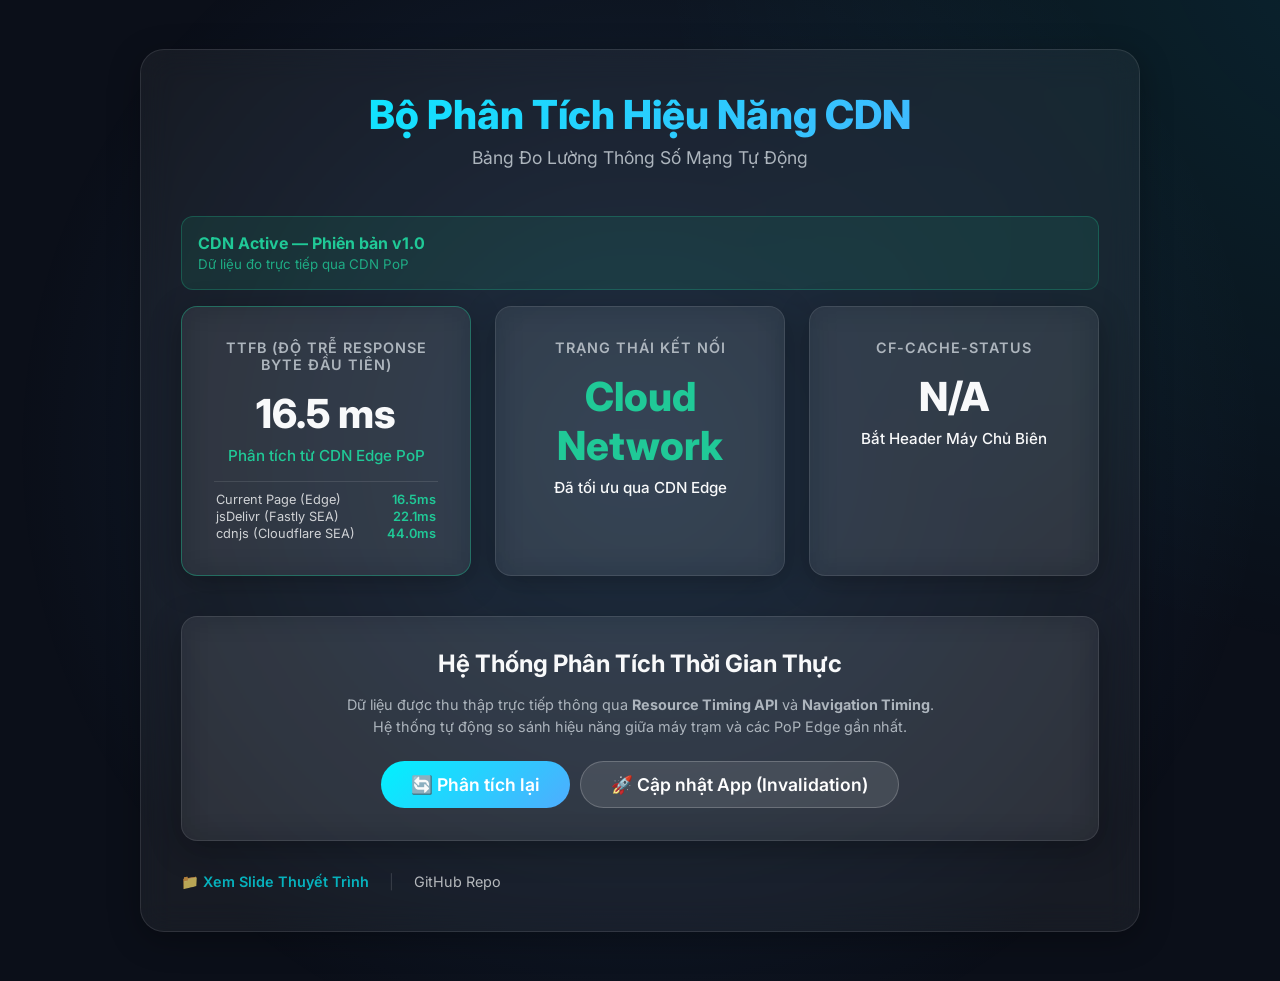
<file: index.html>
<!DOCTYPE html>
<html lang="vi">
<head>
    <meta charset="UTF-8">
    <meta name="viewport" content="width=device-width, initial-scale=1.0">
    <meta name="app-version" content="1.0.0">
    <title>CDN Performance Analyzer</title>
    <link rel="stylesheet" href="css/style.css?v=2">
    <link href="https://fonts.googleapis.com/css2?family=Inter:wght@300;400;600;800&display=swap" rel="stylesheet">
</head>
<body>
    <div class="background-mesh"></div>
    <div class="dashboard-container glass">
        <header class="dashboard-header">
            <h1>Bộ Phân Tích Hiệu Năng CDN</h1>
            <p>Bảng Đo Lường Thông Số Mạng Tự Động</p>
        </header>

        <!-- Banner trạng thái môi trường — được điền bởi JS -->
        <div id="env-banner"></div>

        <div class="metrics-grid">
            <div class="metric-card glass" id="ttfb-card">
                <div class="metric-title">TTFB (Độ trễ Response Byte Đầu Tiên)</div>
                <div class="metric-value" id="ttfb-value">-- ms</div>
                <div class="metric-status" id="ttfb-status">Đang dò vòng lặp mạng...</div>
            </div>

            <div class="metric-card glass">
                <div class="metric-title">Trạng Thái Kết Nối</div>
                <div class="metric-value" id="edge-status">Chờ quét</div>
                <div class="metric-desc" id="edge-desc">Đang xác định nguồn gốc lưu lượng...</div>
            </div>
            
            <div class="metric-card glass">
                <div class="metric-title">CF-CACHE-STATUS</div>
                <div class="metric-value" id="cache-hit-status">N/A</div>
                <div class="metric-desc">Bắt Header Máy Chủ Biên</div>
            </div>
        </div>

        <div class="actions glass">
            <h2>Hệ Thống Phân Tích Thời Gian Thực</h2>
            <p style="font-size: 0.9rem; margin-bottom: 1.5rem;">
                Dữ liệu được thu thập trực tiếp thông qua <strong>Resource Timing API</strong> và <strong>Navigation Timing</strong>.<br>
                Hệ thống tự động so sánh hiệu năng giữa máy trạm và các PoP Edge gần nhất.
            </p>
            <div style="display: flex; gap: 10px; justify-content: center;">
                <button class="action-btn" onclick="runAnalysis()">🔄 Phân tích lại</button>
                <button class="action-btn" style="background: rgba(255,255,255,0.1); border: 1px solid rgba(255,255,255,0.2);" onclick="simulateUpdate()">🚀 Cập nhật App (Invalidation)</button>
            </div>
        </div>
        <footer style="margin-top: 2rem; opacity: 0.7; font-size: 0.9rem;">
            <a href="slides/slide.html" style="color: var(--primary-color); text-decoration: none; font-weight: 600;">📁 Xem Slide Thuyết Trình</a>
            <span style="margin: 0 1rem; color: rgba(255,255,255,0.2);">|</span>
            <a href="https://github.com/chimpk/cdn-demo-midterm" target="_blank" style="color: var(--text-main); text-decoration: none;">GitHub Repo</a>
        </footer>
    </div>
    <script src="js/tracker.js"></script>
</body>
</html>
</file>
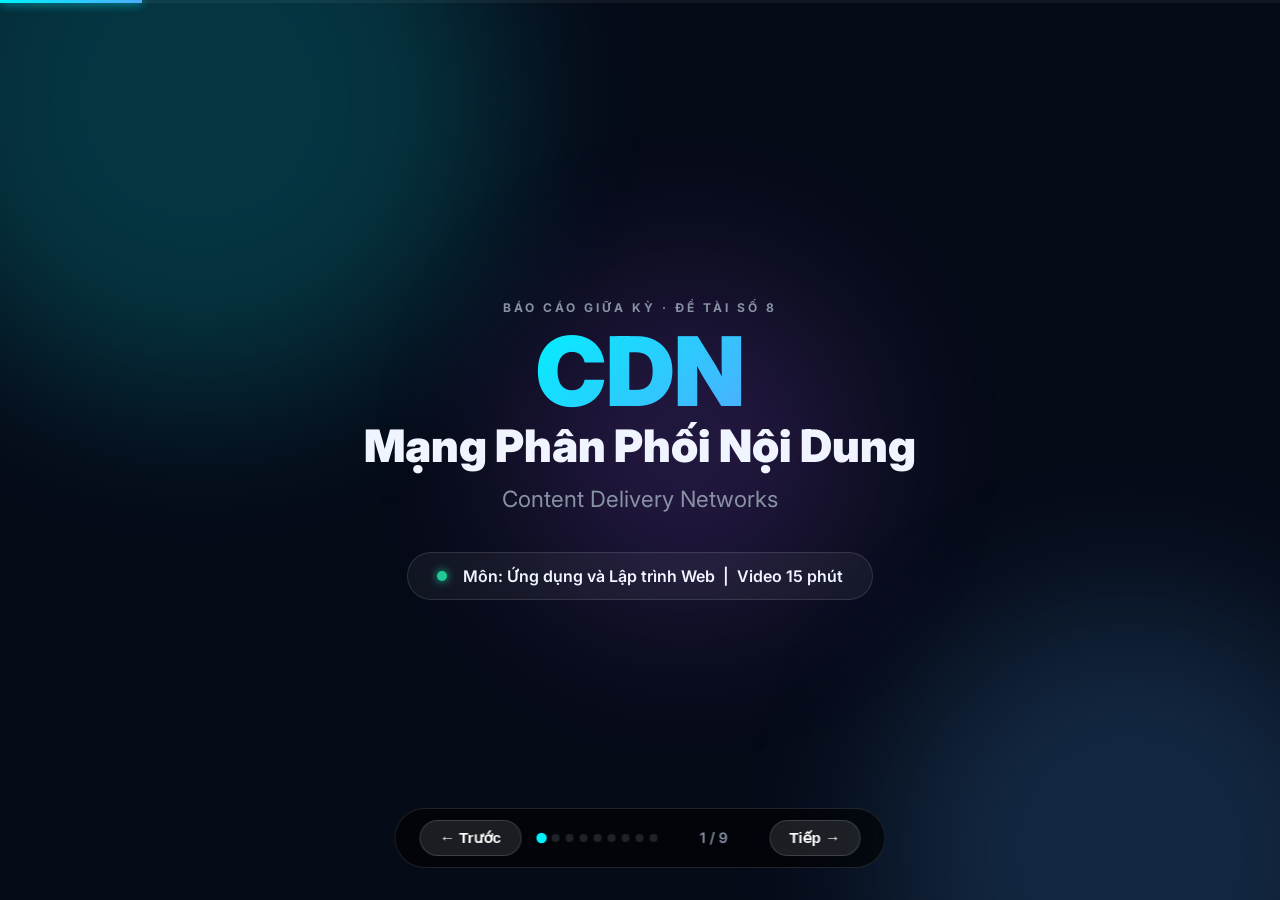
<file: slides/index.html>
<!DOCTYPE html>
<html lang="vi">
<head>
    <meta charset="UTF-8">
    <meta name="viewport" content="width=device-width, initial-scale=1.0">
    <title>CDN – Mạng Phân Phối Nội Dung | Báo Cáo Giữa Kỳ</title>
    <link href="https://fonts.googleapis.com/css2?family=Inter:wght@300;400;600;700;800;900&display=swap" rel="stylesheet">
    <style>
        :root {
            --cyan: #00f2fe;
            --blue: #4facfe;
            --green: #20c997;
            --red: #ff4d4f;
            --yellow: #ffd700;
            --purple: #a855f7;
            --bg: #060b18;
            --card: rgba(255,255,255,0.05);
            --border: rgba(255,255,255,0.12);
            --text: #f0f4ff;
            --muted: #8892a4;
        }

        *, *::before, *::after { box-sizing: border-box; margin: 0; padding: 0; }

        body {
            font-family: 'Inter', sans-serif;
            background: var(--bg);
            color: var(--text);
            height: 100vh;
            overflow: hidden;
            user-select: none;
        }

        /* ── SLIDE CONTAINER ─────────────────────────── */
        .deck { width: 100%; height: 100vh; position: relative; }

        .slide {
            position: absolute;
            inset: 0;
            display: flex;
            flex-direction: column;
            justify-content: center;
            align-items: center;
            padding: 4rem 6rem;
            opacity: 0;
            pointer-events: none;
            transition: opacity 0.6s ease, transform 0.6s ease;
            transform: translateX(60px);
        }

        .slide.active {
            opacity: 1;
            pointer-events: all;
            transform: translateX(0);
        }

        .slide.exit {
            opacity: 0;
            transform: translateX(-60px);
        }

        /* ── ANIMATED BACKGROUND ─────────────────────── */
        .bg-orb {
            position: fixed;
            border-radius: 50%;
            filter: blur(80px);
            opacity: 0.18;
            pointer-events: none;
            animation: drift 12s ease-in-out infinite alternate;
        }

        .bg-orb-1 { width: 600px; height: 600px; background: var(--cyan); top: -200px; left: -100px; animation-delay: 0s; }
        .bg-orb-2 { width: 500px; height: 500px; background: var(--blue); bottom: -200px; right: -100px; animation-delay: -6s; }
        .bg-orb-3 { width: 350px; height: 350px; background: var(--purple); top: 30%; left: 40%; animation-delay: -3s; }

        @keyframes drift {
            0%   { transform: translate(0, 0) scale(1); }
            100% { transform: translate(40px, 30px) scale(1.1); }
        }

        /* ── NAVBAR ──────────────────────────────────── */
        .nav {
            position: fixed;
            bottom: 2rem;
            left: 50%;
            transform: translateX(-50%);
            display: flex;
            align-items: center;
            gap: 1rem;
            background: rgba(0,0,0,0.6);
            backdrop-filter: blur(20px);
            border: 1px solid var(--border);
            border-radius: 50px;
            padding: 0.7rem 1.5rem;
            z-index: 100;
        }

        .nav-btn {
            background: rgba(255,255,255,0.1);
            border: 1px solid rgba(255,255,255,0.15);
            color: white;
            padding: 0.5rem 1.2rem;
            border-radius: 30px;
            font-size: 0.95rem;
            font-weight: 600;
            cursor: pointer;
            transition: all 0.2s;
        }
        .nav-btn:hover { background: var(--cyan); color: #000; border-color: var(--cyan); }

        .slide-counter {
            font-size: 0.9rem;
            color: var(--muted);
            font-weight: 600;
            min-width: 80px;
            text-align: center;
        }

        .pip-row {
            display: flex;
            gap: 6px;
        }

        .pip {
            width: 8px;
            height: 8px;
            border-radius: 50%;
            background: var(--border);
            cursor: pointer;
            transition: all 0.3s;
        }
        .pip.active { background: var(--cyan); transform: scale(1.3); }

        /* ── SLIDE TIME BADGE ────────────────────────── */
        .time-badge {
            display: inline-flex;
            align-items: center;
            gap: 0.4rem;
            background: rgba(0,242,254,0.12);
            border: 1px solid rgba(0,242,254,0.3);
            padding: 0.35rem 1rem;
            border-radius: 30px;
            font-size: 0.8rem;
            font-weight: 700;
            color: var(--cyan);
            letter-spacing: 0.5px;
            margin-bottom: 1.5rem;
            text-transform: uppercase;
        }

        /* ── TYPOGRAPHY ──────────────────────────────── */
        .slide-title {
            font-size: clamp(2rem, 5vw, 3.5rem);
            font-weight: 900;
            line-height: 1.1;
            text-align: center;
            margin-bottom: 1.5rem;
        }

        .gradient-text {
            background: linear-gradient(135deg, var(--cyan), var(--blue));
            -webkit-background-clip: text;
            background-clip: text;
            -webkit-text-fill-color: transparent;
        }

        .gradient-green {
            background: linear-gradient(135deg, var(--green), #4ade80);
            -webkit-background-clip: text;
            background-clip: text;
            -webkit-text-fill-color: transparent;
        }

        .slide-sub {
            font-size: 1.15rem;
            color: var(--muted);
            text-align: center;
            max-width: 700px;
            line-height: 1.7;
        }

        /* ── SECTION LABEL ───────────────────────────── */
        .section-label {
            font-size: 0.75rem;
            text-transform: uppercase;
            letter-spacing: 3px;
            color: var(--muted);
            margin-bottom: 0.5rem;
            font-weight: 700;
        }

        /* ── CARDS / GRID ────────────────────────────── */
        .cards-grid {
            display: grid;
            gap: 1.2rem;
            width: 100%;
            max-width: 900px;
            margin-top: 1rem;
        }

        .cards-grid.col-2 { grid-template-columns: 1fr 1fr; }
        .cards-grid.col-3 { grid-template-columns: 1fr 1fr 1fr; }
        .cards-grid.col-4 { grid-template-columns: 1fr 1fr 1fr 1fr; }

        .card {
            background: var(--card);
            border: 1px solid var(--border);
            border-radius: 16px;
            padding: 1.5rem;
            backdrop-filter: blur(10px);
            transition: transform 0.3s, box-shadow 0.3s;
        }
        .card:hover { transform: translateY(-4px); box-shadow: 0 20px 40px rgba(0,242,254,0.1); }

        .card-icon { font-size: 2rem; margin-bottom: 0.8rem; }
        .card-title { font-size: 1rem; font-weight: 700; margin-bottom: 0.4rem; color: var(--cyan); }
        .card-body { font-size: 0.88rem; color: var(--muted); line-height: 1.6; }

        /* ── COMPARISON CARD ─────────────────────────── */
        .compare-grid {
            display: grid;
            grid-template-columns: 1fr auto 1fr;
            gap: 1.5rem;
            align-items: center;
            width: 100%;
            max-width: 900px;
            margin-top: 1rem;
        }

        .compare-card {
            background: var(--card);
            border-radius: 20px;
            padding: 2rem;
            text-align: center;
            border: 1px solid var(--border);
        }

        .compare-card.bad { border-color: rgba(255,77,79,0.3); }
        .compare-card.good { border-color: rgba(32,201,151,0.3); }

        .compare-metric {
            font-size: 3.5rem;
            font-weight: 900;
        }
        .compare-metric.red { color: var(--red); }
        .compare-metric.green { color: var(--green); }

        .compare-label {
            font-size: 0.85rem;
            color: var(--muted);
            margin-top: 0.4rem;
        }

        .vs-badge {
            font-size: 1.5rem;
            font-weight: 900;
            color: var(--muted);
            background: rgba(255,255,255,0.05);
            border: 1px solid var(--border);
            border-radius: 50%;
            width: 60px;
            height: 60px;
            display: flex;
            align-items: center;
            justify-content: center;
        }

        /* ── FLOW DIAGRAM ────────────────────────────── */
        .flow {
            display: flex;
            align-items: center;
            gap: 0.8rem;
            flex-wrap: wrap;
            justify-content: center;
            margin-top: 1.5rem;
        }

        .flow-node {
            background: var(--card);
            border: 1px solid var(--border);
            border-radius: 12px;
            padding: 0.8rem 1.2rem;
            text-align: center;
            font-size: 0.85rem;
            font-weight: 600;
        }
        .flow-node.highlight { border-color: var(--cyan); color: var(--cyan); background: rgba(0,242,254,0.08); }
        .flow-node.hit { border-color: var(--green); color: var(--green); background: rgba(32,201,151,0.08); }
        .flow-node.miss { border-color: var(--red); color: var(--red); background: rgba(255,77,79,0.08); }

        .flow-arrow { color: var(--cyan); font-size: 1.3rem; }

        /* ── CODE BLOCK ──────────────────────────────── */
        .code-block {
            background: rgba(0,0,0,0.5);
            border: 1px solid var(--border);
            border-radius: 12px;
            padding: 1.2rem 1.5rem;
            font-family: 'Courier New', monospace;
            font-size: 0.9rem;
            color: #7ef0b7;
            line-height: 1.8;
            margin-top: 1rem;
            width: 100%;
            max-width: 700px;
        }

        .code-key { color: var(--cyan); }
        .code-val { color: #ffd700; }

        /* ── VENDOR CARDS ────────────────────────────── */
        .vendor-logo {
            font-size: 2.5rem;
            margin-bottom: 0.5rem;
        }

        /* ── PROGRESS BAR ────────────────────────────── */
        .progress-bar-wrap {
            position: fixed;
            top: 0; left: 0; right: 0;
            height: 3px;
            background: rgba(255,255,255,0.05);
            z-index: 200;
        }
        .progress-bar {
            height: 100%;
            background: linear-gradient(90deg, var(--cyan), var(--blue));
            transition: width 0.5s ease;
            box-shadow: 0 0 10px var(--cyan);
        }

        /* ── SLIDE-SPECIFIC ──────────────────────────── */

        /* Title */
        #s0 .giant-title {
            font-size: clamp(3rem, 8vw, 6rem);
            font-weight: 900;
            line-height: 1;
            text-align: center;
        }
        #s0 .subtitle {
            font-size: 1.4rem;
            color: var(--muted);
            text-align: center;
            margin-top: 1rem;
        }
        #s0 .author-chip {
            margin-top: 2.5rem;
            display: flex;
            align-items: center;
            gap: 1rem;
            background: var(--card);
            border: 1px solid var(--border);
            border-radius: 50px;
            padding: 0.8rem 1.8rem;
            font-weight: 600;
        }
        #s0 .dot {
            width: 10px; height: 10px;
            border-radius: 50%;
            background: var(--green);
            box-shadow: 0 0 8px var(--green);
            animation: pulse 2s infinite;
        }
        @keyframes pulse {
            0%, 100% { opacity: 1; transform: scale(1); }
            50% { opacity: 0.5; transform: scale(1.3); }
        }

        /* Highlight box */
        .highlight-box {
            background: linear-gradient(135deg, rgba(0,242,254,0.08), rgba(79,172,254,0.08));
            border: 1px solid rgba(0,242,254,0.25);
            border-radius: 16px;
            padding: 1.2rem 1.8rem;
            font-size: 1rem;
            line-height: 1.7;
            max-width: 800px;
            margin-top: 1rem;
        }

        .step-list {
            list-style: none;
            display: flex;
            flex-direction: column;
            gap: 0.9rem;
            width: 100%;
            max-width: 800px;
            margin-top: 1rem;
        }
        .step-list li {
            display: flex;
            align-items: flex-start;
            gap: 1rem;
            background: var(--card);
            border: 1px solid var(--border);
            border-radius: 12px;
            padding: 1rem 1.2rem;
            font-size: 0.95rem;
            line-height: 1.5;
        }
        .step-list .step-num {
            background: linear-gradient(135deg, var(--cyan), var(--blue));
            color: #000;
            font-weight: 800;
            min-width: 32px;
            height: 32px;
            border-radius: 50%;
            display: flex;
            align-items: center;
            justify-content: center;
            font-size: 0.85rem;
            flex-shrink: 0;
        }
        .step-list .step-label { font-weight: 700; color: var(--cyan); }

        /* Conclusion slide */
        #s8 .big-quote {
            font-size: clamp(1.2rem, 2.5vw, 1.6rem);
            font-weight: 700;
            text-align: center;
            line-height: 1.6;
            max-width: 800px;
            opacity: 0.9;
        }

        .tag-row {
            display: flex;
            flex-wrap: wrap;
            gap: 0.8rem;
            justify-content: center;
            margin-top: 1.5rem;
        }
        .tag {
            padding: 0.4rem 1rem;
            border-radius: 30px;
            font-size: 0.85rem;
            font-weight: 700;
            border: 1px solid;
        }
        .tag-cyan { color: var(--cyan); border-color: var(--cyan); background: rgba(0,242,254,0.08); }
        .tag-green { color: var(--green); border-color: var(--green); background: rgba(32,201,151,0.08); }
        .tag-purple { color: var(--purple); border-color: var(--purple); background: rgba(168,85,247,0.08); }
        .tag-yellow { color: var(--yellow); border-color: var(--yellow); background: rgba(255,215,0,0.08); }
    </style>
</head>
<body>

<!-- PROGRESS BAR -->
<div class="progress-bar-wrap"><div class="progress-bar" id="progress"></div></div>

<!-- BACKGROUND ORBS -->
<div class="bg-orb bg-orb-1"></div>
<div class="bg-orb bg-orb-2"></div>
<div class="bg-orb bg-orb-3"></div>

<div class="deck" id="deck">

    <!-- ─── SLIDE 0: TITLE ──────────────────────────────── -->
    <div class="slide active" id="s0">
        <div class="section-label">Báo Cáo Giữa Kỳ · Đề Tài Số 8</div>
        <div class="giant-title">
            <span class="gradient-text">CDN</span>
        </div>
        <div class="giant-title" style="font-size: clamp(1.8rem,4vw,2.8rem); margin-top:0.3rem; color: var(--text);">
            Mạng Phân Phối Nội Dung
        </div>
        <div class="subtitle">Content Delivery Networks</div>
        <div class="author-chip">
            <div class="dot"></div>
            <span>Môn: Ứng dụng và Lập trình Web&nbsp;&nbsp;|&nbsp;&nbsp;Video 15 phút</span>
        </div>
    </div>

    <!-- ─── SLIDE 1: VẤN ĐỀ ────────────────────────────── -->
    <div class="slide" id="s1">
        <div class="time-badge">⏱ 0:00 – 4:00 · Lý Thuyết</div>
        <div class="section-label">Bài Toán Đặt Ra</div>
        <div class="slide-title">
            "World Wide <span class="gradient-text">Wait</span>"
        </div>
        <div class="slide-sub">
            Máy chủ duy nhất ở Mỹ phải phục vụ toàn bộ người dùng thế giới
            → Độ trễ cáp quang biển lên đến <strong style="color:var(--red)">300+ ms</strong>
        </div>
        <div class="compare-grid" style="max-width:800px; margin-top:2rem;">
            <div class="compare-card bad">
                <div style="font-size:2rem">🐢</div>
                <div class="compare-metric red">350ms</div>
                <div class="compare-label">TTFB – Không có CDN<br><small>Hà Nội → New York → Hà Nội</small></div>
            </div>
            <div class="vs-badge">VS</div>
            <div class="compare-card good">
                <div style="font-size:2rem">⚡</div>
                <div class="compare-metric green">&lt;30ms</div>
                <div class="compare-label">TTFB – Có CDN<br><small>Hà Nội → PoP Việt Nam</small></div>
            </div>
        </div>
    </div>

    <!-- ─── SLIDE 2: CDN HOẠT ĐỘNG NHƯ THỀ NÀO ─────────── -->
    <div class="slide" id="s2">
        <div class="time-badge">⏱ 1:30 – 4:00 · Kiến Trúc</div>
        <div class="section-label">Nguyên Lý Hoạt Động</div>
        <div class="slide-title">Caching Points <span class="gradient-text">(PoPs)</span></div>
        <div class="flow">
            <div class="flow-node">👤 Người dùng<br><small style="color:var(--muted)">Hà Nội, VN</small></div>
            <div class="flow-arrow">→</div>
            <div class="flow-node highlight">🌐 BGP Anycast<br><small>Định tuyến thông minh</small></div>
            <div class="flow-arrow">→</div>
            <div class="flow-node hit">⚡ Edge PoP<br><small>TP. HCM / Singapore</small></div>
            <div class="flow-arrow" style="color:var(--muted)">~~</div>
            <div class="flow-node miss">🏢 Origin Server<br><small>Ít khi cần đến</small></div>
        </div>
        <div class="highlight-box" style="margin-top:1.8rem">
            <strong style="color:var(--cyan)">Giao thức BGP Anycast:</strong>
            Tự động định tuyến lưu lượng tới trạm Edge Server <em>gần nhất về mặt vật lý</em>.
            Dữ liệu được Cache tại PoP → phản hồi ngay lập tức mà không cần chạm Origin.
        </div>
    </div>

    <!-- ─── SLIDE 3: 4 LỢI ÍCH ─────────────────────────── -->
    <div class="slide" id="s3">
        <div class="time-badge">⏱ 4:00 – 6:00 · Lợi Ích</div>
        <div class="section-label">Tại Sao Cần CDN?</div>
        <div class="slide-title">4 Lợi Ích <span class="gradient-text">Sống Còn</span></div>
        <div class="cards-grid col-2" style="max-width:860px">
            <div class="card">
                <div class="card-icon">🚀</div>
                <div class="card-title">Hiệu Suất (Performance)</div>
                <div class="card-body">Rút ngắn TTFB từ hàng trăm ms xuống còn <strong style="color:var(--green)">&lt; 30ms</strong>. Cache tại Edge = phản hồi tốc độ ánh sáng.</div>
            </div>
            <div class="card">
                <div class="card-icon">🛡️</div>
                <div class="card-title">Độ Sẵn Sàng (Availability)</div>
                <div class="card-body">Origin sập? Edge dùng <strong>Stale Data</strong> để tiếp tục phục vụ. Người dùng không biết web đang gặp sự cố.</div>
            </div>
            <div class="card">
                <div class="card-icon">📈</div>
                <div class="card-title">Khả Năng Mở Rộng (Scalability)</div>
                <div class="card-body">Lên đến <strong style="color:var(--cyan)">90%</strong> lưu lượng Flash Sale bị CDN hấp thụ trước khi chạm Origin Server.</div>
            </div>
            <div class="card">
                <div class="card-icon">🔒</div>
                <div class="card-title">Bảo Mật (Security)</div>
                <div class="card-body">Tấm khiên chắn DDoS khổng lồ bằng tổng băng thông phân tán của hàng trăm PoP trên toàn cầu.</div>
            </div>
        </div>
    </div>

    <!-- ─── SLIDE 4: NHÀ CUNG CẤP ─────────────────────── -->
    <div class="slide" id="s4">
        <div class="time-badge">⏱ 6:00 – 8:00 · So Sánh</div>
        <div class="section-label">Thị Trường CDN Toàn Cầu</div>
        <div class="slide-title">Các Nền Tảng <span class="gradient-text">Phổ Biến</span></div>
        <div class="cards-grid col-4" style="max-width:1100px">
            <div class="card" style="border-color: rgba(245,130,32,0.4); text-align:center">
                <div class="vendor-logo">🟠</div>
                <div class="card-title" style="font-size:1.1rem; color:#f58220">Cloudflare</div>
                <div class="card-body">Proxy DNS + Custom Rules. Phổ cập nhất cho startup. <strong style="color:var(--cyan)">Dùng trong Demo.</strong></div>
            </div>
            <div class="card" style="border-color: rgba(0,95,190,0.4); text-align:center">
                <div class="vendor-logo">🔵</div>
                <div class="card-title" style="font-size:1.1rem; color:#005fbe">Akamai</div>
                <div class="card-body">"Bác cả viễn thông". Chuyên hạ tầng streaming Media khổng lồ như Netflix.</div>
            </div>
            <div class="card" style="border-color: rgba(255,153,0,0.4); text-align:center">
                <div class="vendor-logo">🟡</div>
                <div class="card-title" style="font-size:1.1rem; color:#ff9900">AWS CloudFront</div>
                <div class="card-body">Sinh ra trong AWS. Tích hợp S3, Lambda. Lý tưởng cho dự án dùng hệ sinh thái Amazon.</div>
            </div>
            <div class="card" style="border-color: rgba(255,255,255,0.4); text-align:center">
                <div class="vendor-logo" style="color: #fff;">▲</div>
                <div class="card-title" style="font-size:1.1rem; color:#ffffff">Vercel / Netlify</div>
                <div class="card-body">Mạng Edge Network chuyên biệt cho giới Frontend Web (Next.js, React).</div>
            </div>
        </div>
    </div>

    <!-- ─── SLIDE 5: DEMO TTFB ─────────────────────────── -->
    <div class="slide" id="s5">
        <div class="time-badge">⏱ 8:00 – 11:00 · Thực Nghiệm 1</div>
        <div class="section-label">Demo Trực Tiếp</div>
        <div class="slide-title">Đo Lường <span class="gradient-text">TTFB</span></div>
        <ul class="step-list">
            <li>
                <div class="step-num">1</div>
                <div><span class="step-label">Mở từ ổ cứng cục bộ:</span> Giao diện Dashboard báo <span style="color:var(--yellow)">⚠ Vàng</span> – chưa có CDN relay.</div>
            </li>
            <li>
                <div class="step-num">2</div>
                <div><span class="step-label">Chuyển sang Github Pages:</span> TTFB tụt xuống <span style="color:var(--green)">⚡ &lt;40ms</span> – Fastly Edge PoP Châu Á đã bắt tín hiệu.</div>
            </li>
            <li>
                <div class="step-num">3</div>
                <div><span class="step-label">Ô số 3 báo "HIT":</span> Header <code style="color:var(--cyan)">X-Cache: HIT</code> được JS bắt thành công từ Fastly CDN.</div>
            </li>
        </ul>
        <div class="code-block">
            <span class="code-key">const</span> nav = performance.getEntriesByType(<span class="code-val">"navigation"</span>)[0];<br>
            <span class="code-key">const</span> ttfb = nav.responseStart - nav.requestStart; <span style="color:var(--muted)">// ← TTFB chính xác</span>
        </div>
    </div>

    <!-- ─── SLIDE 6: CACHE INVALIDATION ───────────────── -->
    <div class="slide" id="s6">
        <div class="time-badge">⏱ 11:00 – 13:00 · Thực Nghiệm 2</div>
        <div class="section-label">Demo Invalidation Trực Tiếp</div>
        <div class="slide-title">Cache <span class="gradient-text">Invalidation</span></div>
        <ul class="step-list">
            <li>
                <div class="step-num">1</div>
                <div><span class="step-label">Nút "Cập nhật App":</span> Giả lập việc thay đổi mã nguồn Origin và cấp lệnh <strong>Purge Cache</strong> toàn cầu.</div>
            </li>
            <li>
                <div class="step-num">2</div>
                <div><span class="step-label">Lần quét 1 (Cache MISS):</span> TTFB vọt lên mức cao (>250ms) vì CDN đã xóa bản cũ và phải quay về Mỹ kéo bản mới.</div>
            </li>
            <li>
                <div class="step-num">3</div>
                <div><span class="step-label">Lần quét 2 (Cache HIT):</span> TTFB giảm xuống cực thấp (<40ms) vì bản mới đã được lưu đệm tại PoP SEA.</div>
            </li>
            <li>
                <div class="step-num">4</div>
                <div><span class="step-label">Kết luận:</span> Chứng minh cơ chế kiểm soát tính tức thời của dữ liệu trên mạng lưới CDN phân tán.</div>
            </li>
        </ul>
    </div>

    <!-- ─── SLIDE 7: CUSTOM RULES ──────────────────────── -->
    <div class="slide" id="s7">
        <div class="time-badge">⏱ 13:00 – 15:00 · Thực Nghiệm 3</div>
        <div class="section-label">Yêu Cầu REQ-3</div>
        <div class="slide-title">Custom Rules / <span class="gradient-text">Page Rules</span></div>
        <ul class="step-list">
            <li>
                <div class="step-num">1</div>
                <div><span class="step-label">Tạo Page Rule trên Cloudflare:</span> <code style="color:var(--cyan)">*domain.com/*</code> → <strong>Cache Level: Cache Everything</strong></div>
            </li>
            <li>
                <div class="step-num">2</div>
                <div><span class="step-label">Kích hoạt Rule:</span> Bật trạng thái Active – Cloudflare ép Cache toàn bộ tài nguyên tĩnh bất kể cài đặt máy chủ gốc.</div>
            </li>
            <li>
                <div class="step-num">3</div>
                <div><span class="step-label">Kiểm tra F12 → Network:</span> Response Header trả về <code style="color:var(--green)">CF-Cache-Status: HIT</code> ngay lần F5 đầu tiên.</div>
            </li>
        </ul>
        <div class="code-block">
            <span class="code-key">CF-Cache-Status:</span> <span class="code-val">HIT</span>&nbsp;&nbsp;&nbsp;&nbsp;&nbsp;<span style="color:var(--muted)">← Custom Rule đang hoạt động!</span><br>
            <span class="code-key">X-Cache:</span> <span class="code-val">HIT</span>&nbsp;&nbsp;&nbsp;&nbsp;&nbsp;&nbsp;&nbsp;&nbsp;&nbsp;&nbsp;<span style="color:var(--muted)">← Fastly CDN (Github Pages)</span>
        </div>
    </div>

    <!-- ─── SLIDE 8: KẾT LUẬN ──────────────────────────── -->
    <div class="slide" id="s8">
        <div class="time-badge">✅ Kết Luận</div>
        <div class="section-label">Tổng Kết Đề Tài Số 8</div>
        <div class="big-quote">
            "Thế giới lập trình mạng đã không còn nằm ở lõi Trung tâm —
            mà dời trọn sức mạnh ra <span class="gradient-text">Edge Computing</span>
            thông qua các Caching Points phân tán toàn cầu."
        </div>
        <div class="tag-row">
            <span class="tag tag-cyan">⚡ TTFB &lt; 30ms</span>
            <span class="tag tag-green">✅ Cache Invalidation</span>
            <span class="tag tag-purple">🔧 Custom Page Rules</span>
            <span class="tag tag-yellow">🌐 BGP Anycast + PoPs</span>
        </div>
        <div style="margin-top:2rem; font-size:1.1rem; color:var(--muted); text-align:center">
            Cảm ơn Thầy/Cô đã lắng nghe! 🙏<br>
            <a href="https://chimpk.github.io/cdn-demo-midterm/" target="_blank"
               style="color:var(--cyan); text-decoration:none; font-weight:700; font-size:0.95rem">
                🔗 Live Demo: chimpk.github.io/cdn-demo-midterm
            </a>
        </div>
    </div>

</div><!-- /deck -->

<!-- NAVIGATION -->
<div class="nav">
    <button class="nav-btn" id="prevBtn" onclick="changeSlide(-1)">← Trước</button>
    <div class="pip-row" id="pips"></div>
    <div class="slide-counter" id="counter">1 / 9</div>
    <button class="nav-btn" id="nextBtn" onclick="changeSlide(1)">Tiếp →</button>
</div>

<script>
    const slides = document.querySelectorAll('.slide');
    const pipsContainer = document.getElementById('pips');
    const counter = document.getElementById('counter');
    const progress = document.getElementById('progress');
    let current = 0;

    // Build pips
    slides.forEach((_, i) => {
        const p = document.createElement('div');
        p.className = 'pip' + (i === 0 ? ' active' : '');
        p.onclick = () => goTo(i);
        pipsContainer.appendChild(p);
    });

    function updateProgress() {
        const pct = ((current + 1) / slides.length) * 100;
        progress.style.width = pct + '%';
        counter.textContent = `${current + 1} / ${slides.length}`;
        document.querySelectorAll('.pip').forEach((p, i) => {
            p.classList.toggle('active', i === current);
        });
    }

    function goTo(n) {
        if (n < 0 || n >= slides.length) return;
        slides[current].classList.add('exit');
        slides[current].classList.remove('active');
        setTimeout(() => slides[current < n ? current : n + 1]?.classList.remove('exit'), 600);

        // Clean up
        slides.forEach(s => { s.classList.remove('active', 'exit'); });
        current = n;
        slides[current].classList.add('active');
        updateProgress();
    }

    function changeSlide(dir) {
        const next = current + dir;
        if (next < 0 || next >= slides.length) return;

        const outDir = dir > 0 ? -60 : 60;
        slides[current].style.transform = `translateX(${outDir}px)`;
        slides[current].style.opacity = '0';

        setTimeout(() => {
            slides[current].classList.remove('active');
            slides[current].style.transform = '';
            slides[current].style.opacity = '';
            current = next;
            slides[current].style.transform = `translateX(${-outDir}px)`;
            slides[current].style.opacity = '0';
            slides[current].classList.add('active');

            requestAnimationFrame(() => {
                requestAnimationFrame(() => {
                    slides[current].style.transform = '';
                    slides[current].style.opacity = '';
                });
            });
            updateProgress();
        }, 250);
    }

    // Keyboard navigation
    document.addEventListener('keydown', e => {
        if (e.key === 'ArrowRight' || e.key === ' ' || e.key === 'PageDown') changeSlide(1);
        if (e.key === 'ArrowLeft' || e.key === 'PageUp') changeSlide(-1);
    });

    updateProgress();
</script>
</body>
</html>
</file>
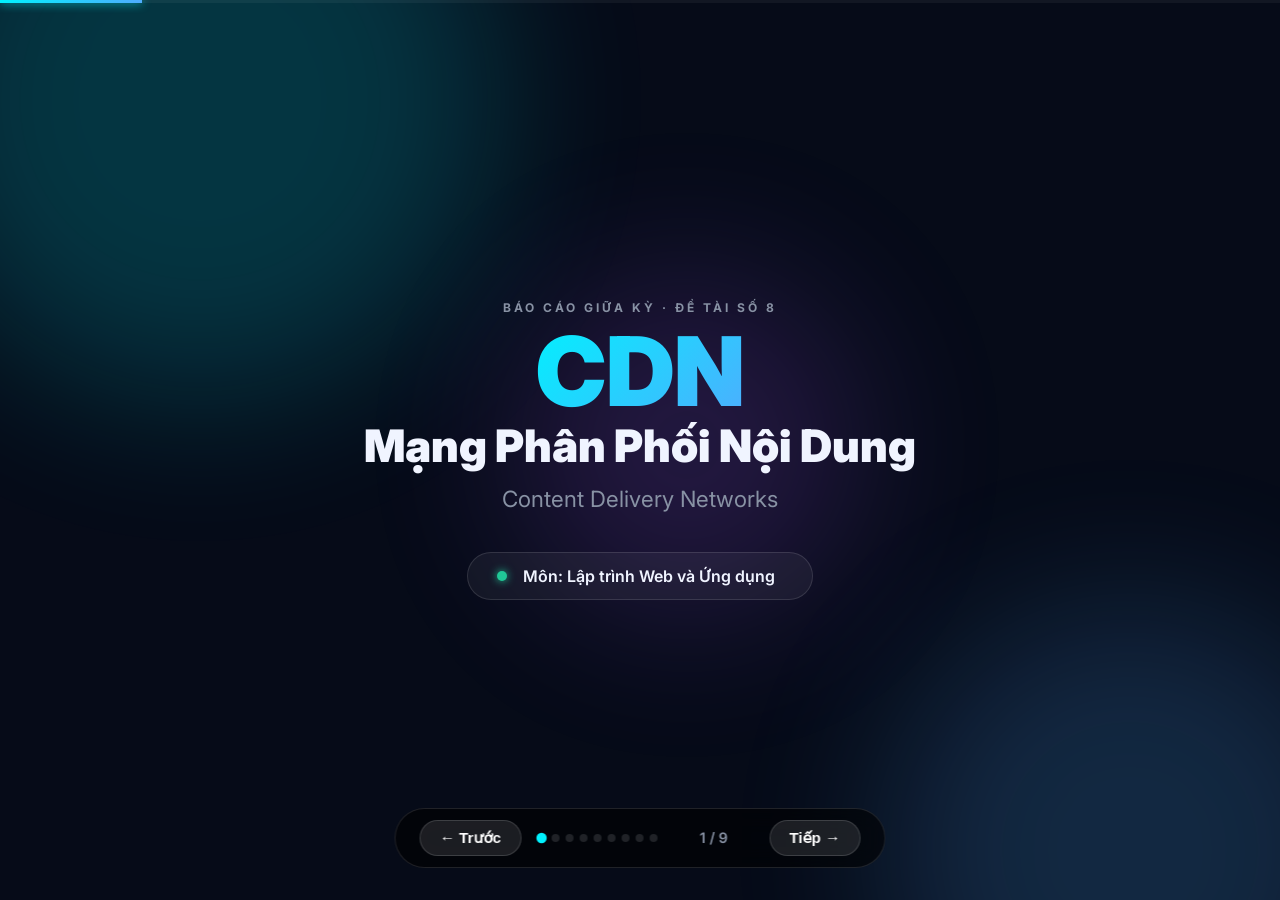
<file: slides/slide.html>
<!DOCTYPE html>
<html lang="vi">
<head>
    <meta charset="UTF-8">
    <meta name="viewport" content="width=device-width, initial-scale=1.0">
    <title>CDN – Mạng Phân Phối Nội Dung | Báo Cáo Giữa Kỳ</title>
    <link href="https://fonts.googleapis.com/css2?family=Inter:wght@300;400;600;700;800;900&display=swap" rel="stylesheet">
    <style>
        :root {
            --cyan: #00f2fe;
            --blue: #4facfe;
            --green: #20c997;
            --red: #ff4d4f;
            --yellow: #ffd700;
            --purple: #a855f7;
            --bg: #060b18;
            --card: rgba(255,255,255,0.05);
            --border: rgba(255,255,255,0.12);
            --text: #f0f4ff;
            --muted: #8892a4;
        }

        *, *::before, *::after { box-sizing: border-box; margin: 0; padding: 0; }

        body {
            font-family: 'Inter', sans-serif;
            background: var(--bg);
            color: var(--text);
            height: 100vh;
            overflow: hidden;
            user-select: none;
        }

        /* ── SLIDE CONTAINER ─────────────────────────── */
        .deck { width: 100%; height: 100vh; position: relative; }

        .slide {
            position: absolute;
            inset: 0;
            display: flex;
            flex-direction: column;
            justify-content: center;
            align-items: center;
            padding: 4rem 6rem;
            opacity: 0;
            pointer-events: none;
            transition: opacity 0.6s ease, transform 0.6s ease;
            transform: translateX(60px);
        }

        .slide.active {
            opacity: 1;
            pointer-events: all;
            transform: translateX(0);
        }

        .slide.exit {
            opacity: 0;
            transform: translateX(-60px);
        }

        /* ── ANIMATED BACKGROUND ─────────────────────── */
        .bg-orb {
            position: fixed;
            border-radius: 50%;
            filter: blur(80px);
            opacity: 0.18;
            pointer-events: none;
            animation: drift 12s ease-in-out infinite alternate;
        }

        .bg-orb-1 { width: 600px; height: 600px; background: var(--cyan); top: -200px; left: -100px; animation-delay: 0s; }
        .bg-orb-2 { width: 500px; height: 500px; background: var(--blue); bottom: -200px; right: -100px; animation-delay: -6s; }
        .bg-orb-3 { width: 350px; height: 350px; background: var(--purple); top: 30%; left: 40%; animation-delay: -3s; }

        @keyframes drift {
            0%   { transform: translate(0, 0) scale(1); }
            100% { transform: translate(40px, 30px) scale(1.1); }
        }

        /* ── NAVBAR ──────────────────────────────────── */
        .nav {
            position: fixed;
            bottom: 2rem;
            left: 50%;
            transform: translateX(-50%);
            display: flex;
            align-items: center;
            gap: 1rem;
            background: rgba(0,0,0,0.6);
            backdrop-filter: blur(20px);
            border: 1px solid var(--border);
            border-radius: 50px;
            padding: 0.7rem 1.5rem;
            z-index: 100;
        }

        .nav-btn {
            background: rgba(255,255,255,0.1);
            border: 1px solid rgba(255,255,255,0.15);
            color: white;
            padding: 0.5rem 1.2rem;
            border-radius: 30px;
            font-size: 0.95rem;
            font-weight: 600;
            cursor: pointer;
            transition: all 0.2s;
        }
        .nav-btn:hover { background: var(--cyan); color: #000; border-color: var(--cyan); }

        .slide-counter {
            font-size: 0.9rem;
            color: var(--muted);
            font-weight: 600;
            min-width: 80px;
            text-align: center;
        }

        .pip-row {
            display: flex;
            gap: 6px;
        }

        .pip {
            width: 8px;
            height: 8px;
            border-radius: 50%;
            background: var(--border);
            cursor: pointer;
            transition: all 0.3s;
        }
        .pip.active { background: var(--cyan); transform: scale(1.3); }

        /* ── SLIDE TIME BADGE ────────────────────────── */
        .time-badge {
            display: inline-flex;
            align-items: center;
            gap: 0.4rem;
            background: rgba(0,242,254,0.12);
            border: 1px solid rgba(0,242,254,0.3);
            padding: 0.35rem 1rem;
            border-radius: 30px;
            font-size: 0.8rem;
            font-weight: 700;
            color: var(--cyan);
            letter-spacing: 0.5px;
            margin-bottom: 1.5rem;
            text-transform: uppercase;
        }

        /* ── TYPOGRAPHY ──────────────────────────────── */
        .slide-title {
            font-size: clamp(2rem, 5vw, 3.5rem);
            font-weight: 900;
            line-height: 1.1;
            text-align: center;
            margin-bottom: 1.5rem;
        }

        .gradient-text {
            background: linear-gradient(135deg, var(--cyan), var(--blue));
            -webkit-background-clip: text;
            background-clip: text;
            -webkit-text-fill-color: transparent;
        }

        .gradient-green {
            background: linear-gradient(135deg, var(--green), #4ade80);
            -webkit-background-clip: text;
            background-clip: text;
            -webkit-text-fill-color: transparent;
        }

        .slide-sub {
            font-size: 1.15rem;
            color: var(--muted);
            text-align: center;
            max-width: 700px;
            line-height: 1.7;
        }

        /* ── SECTION LABEL ───────────────────────────── */
        .section-label {
            font-size: 0.75rem;
            text-transform: uppercase;
            letter-spacing: 3px;
            color: var(--muted);
            margin-bottom: 0.5rem;
            font-weight: 700;
        }

        /* ── CARDS / GRID ────────────────────────────── */
        .cards-grid {
            display: grid;
            gap: 1.2rem;
            width: 100%;
            max-width: 900px;
            margin-top: 1rem;
        }

        .cards-grid.col-2 { grid-template-columns: 1fr 1fr; }
        .cards-grid.col-3 { grid-template-columns: 1fr 1fr 1fr; }
        .cards-grid.col-4 { grid-template-columns: 1fr 1fr 1fr 1fr; }

        .card {
            background: var(--card);
            border: 1px solid var(--border);
            border-radius: 16px;
            padding: 1.5rem;
            backdrop-filter: blur(10px);
            transition: transform 0.3s, box-shadow 0.3s;
        }
        .card:hover { transform: translateY(-4px); box-shadow: 0 20px 40px rgba(0,242,254,0.1); }

        .card-icon { font-size: 2rem; margin-bottom: 0.8rem; }
        .card-title { font-size: 1rem; font-weight: 700; margin-bottom: 0.4rem; color: var(--cyan); }
        .card-body { font-size: 0.88rem; color: var(--muted); line-height: 1.6; }

        /* ── COMPARISON CARD ─────────────────────────── */
        .compare-grid {
            display: grid;
            grid-template-columns: 1fr auto 1fr;
            gap: 1.5rem;
            align-items: center;
            width: 100%;
            max-width: 900px;
            margin-top: 1rem;
        }

        .compare-card {
            background: var(--card);
            border-radius: 20px;
            padding: 2rem;
            text-align: center;
            border: 1px solid var(--border);
        }

        .compare-card.bad { border-color: rgba(255,77,79,0.3); }
        .compare-card.good { border-color: rgba(32,201,151,0.3); }

        .compare-metric {
            font-size: 3.5rem;
            font-weight: 900;
        }
        .compare-metric.red { color: var(--red); }
        .compare-metric.green { color: var(--green); }

        .compare-label {
            font-size: 0.85rem;
            color: var(--muted);
            margin-top: 0.4rem;
        }

        .vs-badge {
            font-size: 1.5rem;
            font-weight: 900;
            color: var(--muted);
            background: rgba(255,255,255,0.05);
            border: 1px solid var(--border);
            border-radius: 50%;
            width: 60px;
            height: 60px;
            display: flex;
            align-items: center;
            justify-content: center;
        }

        /* ── FLOW DIAGRAM ────────────────────────────── */
        .flow {
            display: flex;
            align-items: center;
            gap: 0.8rem;
            flex-wrap: wrap;
            justify-content: center;
            margin-top: 1.5rem;
        }

        .flow-node {
            background: var(--card);
            border: 1px solid var(--border);
            border-radius: 12px;
            padding: 0.8rem 1.2rem;
            text-align: center;
            font-size: 0.85rem;
            font-weight: 600;
        }
        .flow-node.highlight { border-color: var(--cyan); color: var(--cyan); background: rgba(0,242,254,0.08); }
        .flow-node.hit { border-color: var(--green); color: var(--green); background: rgba(32,201,151,0.08); }
        .flow-node.miss { border-color: var(--red); color: var(--red); background: rgba(255,77,79,0.08); }

        .flow-arrow { color: var(--cyan); font-size: 1.3rem; }

        /* ── CODE BLOCK ──────────────────────────────── */
        .code-block {
            background: rgba(0,0,0,0.5);
            border: 1px solid var(--border);
            border-radius: 12px;
            padding: 1.2rem 1.5rem;
            font-family: 'Courier New', monospace;
            font-size: 0.9rem;
            color: #7ef0b7;
            line-height: 1.8;
            margin-top: 1rem;
            width: 100%;
            max-width: 700px;
        }

        .code-key { color: var(--cyan); }
        .code-val { color: #ffd700; }

        /* ── VENDOR CARDS ────────────────────────────── */
        .vendor-logo {
            font-size: 2.5rem;
            margin-bottom: 0.5rem;
        }

        /* ── PROGRESS BAR ────────────────────────────── */
        .progress-bar-wrap {
            position: fixed;
            top: 0; left: 0; right: 0;
            height: 3px;
            background: rgba(255,255,255,0.05);
            z-index: 200;
        }
        .progress-bar {
            height: 100%;
            background: linear-gradient(90deg, var(--cyan), var(--blue));
            transition: width 0.5s ease;
            box-shadow: 0 0 10px var(--cyan);
        }

        /* ── SLIDE-SPECIFIC ──────────────────────────── */

        /* Title */
        #s0 .giant-title {
            font-size: clamp(3rem, 8vw, 6rem);
            font-weight: 900;
            line-height: 1;
            text-align: center;
        }
        #s0 .subtitle {
            font-size: 1.4rem;
            color: var(--muted);
            text-align: center;
            margin-top: 1rem;
        }
        #s0 .author-chip {
            margin-top: 2.5rem;
            display: flex;
            align-items: center;
            gap: 1rem;
            background: var(--card);
            border: 1px solid var(--border);
            border-radius: 50px;
            padding: 0.8rem 1.8rem;
            font-weight: 600;
        }
        #s0 .dot {
            width: 10px; height: 10px;
            border-radius: 50%;
            background: var(--green);
            box-shadow: 0 0 8px var(--green);
            animation: pulse 2s infinite;
        }
        @keyframes pulse {
            0%, 100% { opacity: 1; transform: scale(1); }
            50% { opacity: 0.5; transform: scale(1.3); }
        }

        /* Highlight box */
        .highlight-box {
            background: linear-gradient(135deg, rgba(0,242,254,0.08), rgba(79,172,254,0.08));
            border: 1px solid rgba(0,242,254,0.25);
            border-radius: 16px;
            padding: 1.2rem 1.8rem;
            font-size: 1rem;
            line-height: 1.7;
            max-width: 800px;
            margin-top: 1rem;
        }

        .step-list {
            list-style: none;
            display: flex;
            flex-direction: column;
            gap: 0.9rem;
            width: 100%;
            max-width: 800px;
            margin-top: 1rem;
        }
        .step-list li {
            display: flex;
            align-items: flex-start;
            gap: 1rem;
            background: var(--card);
            border: 1px solid var(--border);
            border-radius: 12px;
            padding: 1rem 1.2rem;
            font-size: 0.95rem;
            line-height: 1.5;
        }
        .step-list .step-num {
            background: linear-gradient(135deg, var(--cyan), var(--blue));
            color: #000;
            font-weight: 800;
            min-width: 32px;
            height: 32px;
            border-radius: 50%;
            display: flex;
            align-items: center;
            justify-content: center;
            font-size: 0.85rem;
            flex-shrink: 0;
        }
        .step-list .step-label { font-weight: 700; color: var(--cyan); }

        /* Conclusion slide */
        #s8 .big-quote {
            font-size: clamp(1.2rem, 2.5vw, 1.6rem);
            font-weight: 700;
            text-align: center;
            line-height: 1.6;
            max-width: 800px;
            opacity: 0.9;
        }

        .tag-row {
            display: flex;
            flex-wrap: wrap;
            gap: 0.8rem;
            justify-content: center;
            margin-top: 1.5rem;
        }
        .tag {
            padding: 0.4rem 1rem;
            border-radius: 30px;
            font-size: 0.85rem;
            font-weight: 700;
            border: 1px solid;
        }
        .tag-cyan { color: var(--cyan); border-color: var(--cyan); background: rgba(0,242,254,0.08); }
        .tag-green { color: var(--green); border-color: var(--green); background: rgba(32,201,151,0.08); }
        .tag-purple { color: var(--purple); border-color: var(--purple); background: rgba(168,85,247,0.08); }
        .tag-yellow { color: var(--yellow); border-color: var(--yellow); background: rgba(255,215,0,0.08); }
    </style>
</head>
<body>

<!-- PROGRESS BAR -->
<div class="progress-bar-wrap"><div class="progress-bar" id="progress"></div></div>

<!-- BACKGROUND ORBS -->
<div class="bg-orb bg-orb-1"></div>
<div class="bg-orb bg-orb-2"></div>
<div class="bg-orb bg-orb-3"></div>

<div class="deck" id="deck">

    <!-- ─── SLIDE 0: TITLE ──────────────────────────────── -->
    <div class="slide active" id="s0">
        <div class="section-label">Báo Cáo Giữa Kỳ · Đề Tài Số 8</div>
        <div class="giant-title">
            <span class="gradient-text">CDN</span>
        </div>
        <div class="giant-title" style="font-size: clamp(1.8rem,4vw,2.8rem); margin-top:0.3rem; color: var(--text);">
            Mạng Phân Phối Nội Dung
        </div>
        <div class="subtitle">Content Delivery Networks</div>
        <div class="author-chip">
            <div class="dot"></div>
            <span>Môn: Lập trình Web và Ứng dụng&nbsp;&nbsp;</span>
        </div>
    </div>

    <!-- ─── SLIDE 1: VẤN ĐỀ ────────────────────────────── -->
    <div class="slide" id="s1">
        <div class="time-badge">⏱ 0:00 – 4:00 · Lý Thuyết</div>
        <div class="section-label">Bài Toán Đặt Ra</div>
        <div class="slide-title">
            "World Wide <span class="gradient-text">Wait</span>"
        </div>
        <div class="slide-sub">
            Máy chủ duy nhất ở Mỹ phải phục vụ toàn bộ người dùng thế giới
            → Độ trễ cáp quang biển lên đến <strong style="color:var(--red)">300+ ms</strong>
        </div>
        <div class="compare-grid" style="max-width:800px; margin-top:2rem;">
            <div class="compare-card bad">
                <div style="font-size:2rem">🐢</div>
                <div class="compare-metric red">350ms</div>
                <div class="compare-label">TTFB – Không có CDN<br><small>Hà Nội → New York → Hà Nội</small></div>
            </div>
            <div class="vs-badge">VS</div>
            <div class="compare-card good">
                <div style="font-size:2rem">⚡</div>
                <div class="compare-metric green">&lt;50ms</div>
                <div class="compare-label">TTFB – Có CDN<br><small>Hà Nội → PoP Việt Nam</small></div>
            </div>
        </div>
    </div>

    <!-- ─── SLIDE 2: CDN HOẠT ĐỘNG NHƯ THỀ NÀO ─────────── -->
    <div class="slide" id="s2">
        <div class="time-badge">⏱ 1:30 – 4:00 · Kiến Trúc</div>
        <div class="section-label">Nguyên Lý Hoạt Động</div>
        <div class="slide-title">Caching Points <span class="gradient-text">(PoPs)</span></div>
        <div class="flow">
            <div class="flow-node">👤 Người dùng<br><small style="color:var(--muted)">Hà Nội, VN</small></div>
            <div class="flow-arrow">→</div>
            <div class="flow-node highlight">🌐 BGP Anycast<br><small>Định tuyến thông minh</small></div>
            <div class="flow-arrow">→</div>
            <div class="flow-node hit">⚡ Edge PoP<br><small>TP. HCM / Singapore</small></div>
            <div class="flow-arrow" style="color:var(--muted)">~~</div>
            <div class="flow-node miss">🏢 Origin Server<br><small>Ít khi cần đến</small></div>
        </div>
        <div class="highlight-box" style="margin-top:1.8rem">
            <strong style="color:var(--cyan)">Giao thức BGP Anycast:</strong>
            Tự động định tuyến lưu lượng tới trạm Edge Server <em>gần nhất về mặt vật lý</em>.
            Dữ liệu được Cache tại PoP → phản hồi ngay lập tức mà không cần chạm Origin.
        </div>
    </div>

    <!-- ─── SLIDE 3: 4 LỢI ÍCH ─────────────────────────── -->
    <div class="slide" id="s3">
        <div class="time-badge">⏱ 4:00 – 6:00 · Lợi Ích</div>
        <div class="section-label">Tại Sao Cần CDN?</div>
        <div class="slide-title">4 Lợi Ích <span class="gradient-text">Sống Còn</span></div>
        <div class="cards-grid col-2" style="max-width:860px">
            <div class="card">
                <div class="card-icon">🚀</div>
                <div class="card-title">Hiệu Suất (Performance)</div>
                <div class="card-body">Rút ngắn TTFB từ hàng trăm ms xuống còn <strong style="color:var(--green)">&lt; 50ms</strong>. Cache tại Edge = phản hồi tốc độ ánh sáng.</div>
            </div>
            <div class="card">
                <div class="card-icon">🛡️</div>
                <div class="card-title">Độ Sẵn Sàng (Availability)</div>
                <div class="card-body">Origin sập? Edge dùng <strong>Stale Data</strong> để tiếp tục phục vụ. Người dùng không biết web đang gặp sự cố.</div>
            </div>
            <div class="card">
                <div class="card-icon">📈</div>
                <div class="card-title">Khả Năng Mở Rộng (Scalability)</div>
                <div class="card-body">Lên đến <strong style="color:var(--cyan)">90%</strong> lưu lượng Flash Sale bị CDN hấp thụ trước khi chạm Origin Server.</div>
            </div>
            <div class="card">
                <div class="card-icon">🔒</div>
                <div class="card-title">Bảo Mật (Security)</div>
                <div class="card-body">Tấm khiên chắn DDoS khổng lồ bằng tổng băng thông phân tán của hàng trăm PoP trên toàn cầu.</div>
            </div>
        </div>
    </div>

    <!-- ─── SLIDE 4: NHÀ CUNG CẤP ─────────────────────── -->
    <div class="slide" id="s4">
        <div class="time-badge">⏱ 6:00 – 8:00 · So Sánh</div>
        <div class="section-label">Thị Trường CDN Toàn Cầu</div>
        <div class="slide-title">Các Nền Tảng <span class="gradient-text">Phổ Biến</span></div>
        <div class="cards-grid col-4" style="max-width:1100px">
            <div class="card" style="border-color: rgba(245,130,32,0.4); text-align:center">
                <div class="vendor-logo">🟠</div>
                <div class="card-title" style="font-size:1.1rem; color:#f58220">Cloudflare</div>
                <div class="card-body">Proxy DNS + Custom Rules + WAF. Phổ cập nhất cho startup và developer.</div>
            </div>
            <div class="card" style="border-color: rgba(0,95,190,0.4); text-align:center">
                <div class="vendor-logo">🔵</div>
                <div class="card-title" style="font-size:1.1rem; color:#005fbe">Akamai</div>
                <div class="card-body">"Bác cả viễn thông". Chuyên hạ tầng streaming Media khổng lồ như Netflix.</div>
            </div>
            <div class="card" style="border-color: rgba(255,153,0,0.4); text-align:center">
                <div class="vendor-logo">🟡</div>
                <div class="card-title" style="font-size:1.1rem; color:#ff9900">AWS CloudFront</div>
                <div class="card-body">Sinh ra trong AWS. Tích hợp S3, Lambda. Lý tưởng cho dự án dùng hệ sinh thái Amazon.</div>
            </div>
            <div class="card" style="border-color: rgba(255,255,255,0.4); text-align:center">
                <div class="vendor-logo" style="color: #fff;">▲</div>
                <div class="card-title" style="font-size:1.1rem; color:#ffffff">Fastly / Vercel / Netlify</div>
                <div class="card-body">Edge Network cho Frontend. <strong style="color:var(--cyan)">Github Pages dùng Fastly — Demo sử dụng CDN này.</strong></div>
            </div>
        </div>
    </div>

    <!-- ─── SLIDE 5: DEMO TTFB ─────────────────────────── -->
    <div class="slide" id="s5">
        <div class="time-badge">⏱ 8:00 – 11:00 · Thực Nghiệm 1</div>
        <div class="section-label">Demo Trực Tiếp</div>
        <div class="slide-title">Đo Lường <span class="gradient-text">TTFB</span>: Local vs CDN</div>
        <ul class="step-list">
            <li>
                <div class="step-num">1</div>
                <div><span class="step-label">Mở từ ổ cứng (file://):</span> Dashboard báo <span style="color:var(--red)">🐢 Đỏ</span> — Image Probes đo tới HTTPBin/Ipify/Ident (US) ≈ <strong style="color:var(--red)">300ms</strong></div>
            </li>
            <li>
                <div class="step-num">2</div>
                <div><span class="step-label">Chuyển sang Github Pages:</span> Fetch API đo TTFB qua Fastly Edge PoP → <span style="color:var(--green)">⚡ &lt;50ms</span> — nhanh hơn ~6–8 lần.</div>
            </li>
            <li>
                <div class="step-num">3</div>
                <div><span class="step-label">Ô Cache Header:</span> JS bắt <code style="color:var(--cyan)">X-Cache: HIT</code> từ Fastly CDN — bằng chứng Edge đang phục vụ.</div>
            </li>
        </ul>
        <div class="code-block">
            <span style="color:var(--muted)">// Local: Image Probe vượt CORS file://</span><br>
            <span class="code-key">const</span> img = <span class="code-key">new</span> Image(); img.src = url + <span class="code-val">'?_nc='</span> + Date.now();<br>
            <span style="color:var(--muted)">// CDN: Fetch + Resource Timing API</span><br>
            <span class="code-key">const</span> entry = performance.getEntriesByName(url)[0];<br>
            <span class="code-key">const</span> ttfb = entry.responseStart - entry.requestStart;
        </div>
    </div>

    <!-- ─── SLIDE 6: CACHE INVALIDATION ───────────────── -->
    <div class="slide" id="s6">
        <div class="time-badge">⏱ 11:00 – 13:00 · Thực Nghiệm 2</div>
        <div class="section-label">Demo Invalidation Trực Tiếp</div>
        <div class="slide-title">Cache <span class="gradient-text">Invalidation</span></div>
        <ul class="step-list">
            <li>
                <div class="step-num">1</div>
                <div><span class="step-label">Nút "Cập nhật App":</span> Thêm version query (?v=2) vào URL (<strong>Cache Busting</strong>) — CDN xem đây là URL mới, buộc phải tải lại từ Origin.</div>
            </li>
            <li>
                <div class="step-num">2</div>
                <div><span class="step-label">Lần quét 1 (Cache MISS):</span> TTFB vọt lên mức cao vì CDN chưa có bản mới trong Cache, phải quay về Origin kéo dữ liệu.</div>
            </li>
            <li>
                <div class="step-num">3</div>
                <div><span class="step-label">Lần quét 2 (Cache HIT):</span> TTFB giảm xuống cực thấp (<50ms) vì bản mới đã được lưu đệm tại PoP SEA.</div>
            </li>
            <li>
                <div class="step-num">4</div>
                <div><span class="step-label">Kết luận:</span> Chứng minh cơ chế kiểm soát tính tức thời của dữ liệu trên mạng lưới CDN phân tán.</div>
            </li>
        </ul>
    </div>

    <!-- ─── SLIDE 7: CÁC PHƯƠNG PHÁP INVALIDATION ─────── -->
    <div class="slide" id="s7">
        <div class="time-badge">⏱ 12:30 – 14:00 · Lý Thuyết</div>
        <div class="section-label">Các Chiến Lược Invalidation</div>
        <div class="slide-title">4 Phương Pháp <span class="gradient-text">Invalidation</span></div>
        <div class="cards-grid col-2" style="max-width:900px">
            <div class="card">
                <div class="card-icon">⏰</div>
                <div class="card-title">TTL Expiry</div>
                <div class="card-body"><code style="color:var(--cyan)">Cache-Control: max-age=86400</code><br>Hết hạn tự nhiên → Edge revalidate về Origin.<br><small>Phù hợp: Ảnh, font, tài nguyên ít thay đổi.</small></div>
            </div>
            <div class="card">
                <div class="card-icon">🚨</div>
                <div class="card-title">Purge API</div>
                <div class="card-body">Gọi API xóa Cache toàn cầu tức thì.<br>3 mức: <strong>by URL</strong>, <strong>by Tag</strong>, <strong>Purge All</strong>.<br><small>Phù hợp: Hotfix khẩn cấp.</small></div>
            </div>
            <div class="card" style="border-color: rgba(32,201,151,0.3)">
                <div class="card-icon">🚧</div>
                <div class="card-title" style="color:var(--green)">Cache Busting ✅</div>
                <div class="card-body">Thêm <code style="color:var(--cyan)">?v=2</code> vào URL → CDN xem là URL mới.<br><strong style="color:var(--green)">Đã demo trực tiếp ở TN2.</strong><br><small>Phù hợp: Deploy JS/CSS.</small></div>
            </div>
            <div class="card">
                <div class="card-icon">🔄</div>
                <div class="card-title">Stale-While-Revalidate</div>
                <div class="card-body">Trả bản cũ + cập nhật ngầm ở nền.<br>Người dùng tiếp theo nhận bản mới.<br><small>Phù hợp: API, tin tức.</small></div>
            </div>
        </div>
    </div>

    <!-- ─── SLIDE 8: KẾT LUẬN ──────────────────────────── -->
    <div class="slide" id="s8">
        <div class="time-badge">✅ Kết Luận</div>
        <div class="section-label">Tổng Kết Đề Tài Số 8</div>
        <div class="big-quote">
            "Thế giới lập trình mạng đã không còn nằm ở lõi Trung tâm —
            mà dời trọn sức mạnh ra <span class="gradient-text">Edge Computing</span>
            thông qua các Caching Points phân tán toàn cầu."
        </div>
        <div class="tag-row">
            <span class="tag tag-cyan">⚡ TTFB: 300ms → &lt;50ms</span>
            <span class="tag tag-green">✅ Cache Invalidation</span>
            <span class="tag tag-purple">🔧 4 Chiến Lược Invalidation</span>
            <span class="tag tag-yellow">🌐 BGP Anycast + PoPs</span>
        </div>
        <div style="margin-top:2rem; font-size:1.1rem; color:var(--muted); text-align:center">
            Cảm ơn Thầy/Cô đã lắng nghe! 🙏<br>
            <a href="https://chimpk.github.io/cdn-demo-midterm/" target="_blank"
               style="color:var(--cyan); text-decoration:none; font-weight:700; font-size:0.95rem">
                🔗 Live Demo: chimpk.github.io/cdn-demo-midterm
            </a>
        </div>
    </div>

</div><!-- /deck -->

<!-- NAVIGATION -->
<div class="nav">
    <button class="nav-btn" id="prevBtn" onclick="changeSlide(-1)">← Trước</button>
    <div class="pip-row" id="pips"></div>
    <div class="slide-counter" id="counter">1 / 9</div>
    <button class="nav-btn" id="nextBtn" onclick="changeSlide(1)">Tiếp →</button>
</div>

<script>
    const slides = document.querySelectorAll('.slide');
    const pipsContainer = document.getElementById('pips');
    const counter = document.getElementById('counter');
    const progress = document.getElementById('progress');
    let current = 0;

    // Build pips
    slides.forEach((_, i) => {
        const p = document.createElement('div');
        p.className = 'pip' + (i === 0 ? ' active' : '');
        p.onclick = () => goTo(i);
        pipsContainer.appendChild(p);
    });

    function updateProgress() {
        const pct = ((current + 1) / slides.length) * 100;
        progress.style.width = pct + '%';
        counter.textContent = `${current + 1} / ${slides.length}`;
        document.querySelectorAll('.pip').forEach((p, i) => {
            p.classList.toggle('active', i === current);
        });
    }

    function goTo(n) {
        if (n < 0 || n >= slides.length) return;
        slides[current].classList.add('exit');
        slides[current].classList.remove('active');
        setTimeout(() => slides[current < n ? current : n + 1]?.classList.remove('exit'), 600);

        // Clean up
        slides.forEach(s => { s.classList.remove('active', 'exit'); });
        current = n;
        slides[current].classList.add('active');
        updateProgress();
    }

    function changeSlide(dir) {
        const next = current + dir;
        if (next < 0 || next >= slides.length) return;

        const outDir = dir > 0 ? -60 : 60;
        slides[current].style.transform = `translateX(${outDir}px)`;
        slides[current].style.opacity = '0';

        setTimeout(() => {
            slides[current].classList.remove('active');
            slides[current].style.transform = '';
            slides[current].style.opacity = '';
            current = next;
            slides[current].style.transform = `translateX(${-outDir}px)`;
            slides[current].style.opacity = '0';
            slides[current].classList.add('active');

            requestAnimationFrame(() => {
                requestAnimationFrame(() => {
                    slides[current].style.transform = '';
                    slides[current].style.opacity = '';
                });
            });
            updateProgress();
        }, 250);
    }

    // Keyboard navigation
    document.addEventListener('keydown', e => {
        if (e.key === 'ArrowRight' || e.key === ' ' || e.key === 'PageDown') changeSlide(1);
        if (e.key === 'ArrowLeft' || e.key === 'PageUp') changeSlide(-1);
    });

    updateProgress();
</script>
</body>
</html>
</file>
<file: css/style.css>
:root {
    --bg-color: #0b0f19;
    --primary-color: #00f2fe;
    --secondary-color: #4facfe;
    --glass-bg: rgba(255, 255, 255, 0.05);
    --glass-border: rgba(255, 255, 255, 0.1);
    --text-main: #f8f9fa;
    --text-muted: #adb5bd;
    --success: #20c997;
    --danger: #ff4d4f;
    --warning: #ffc107;
}

* {
    box-sizing: border-box;
    margin: 0;
    padding: 0;
    font-family: 'Inter', sans-serif;
}

html, body {
    overflow-x: hidden;
    width: 100%;
}

body {
    background-color: var(--bg-color);
    color: var(--text-main);
    min-height: 100vh;
    position: relative;
    padding: 1px 0;
}

/* Background Mesh Gradient */
.background-mesh {
    position: fixed;
    top: -50%;
    left: -50%;
    width: 200%;
    height: 200%;
    background: radial-gradient(circle at 50% 50%, rgba(79, 172, 254, 0.15), transparent 40%),
                radial-gradient(circle at 80% 20%, rgba(0, 242, 254, 0.1), transparent 30%);
    animation: rotate 60s linear infinite;
    z-index: 0;
}

@keyframes rotate {
    0% { transform: rotate(0deg); }
    100% { transform: rotate(360deg); }
}

.dashboard-container {
    width: 92%;
    max-width: 1000px;
    z-index: 10;
    padding: 2.5rem;
    border-radius: 24px;
    margin: 3rem auto;
}

.glass {
    background: var(--glass-bg);
    backdrop-filter: blur(16px);
    -webkit-backdrop-filter: blur(16px);
    border: 1px solid var(--glass-border);
    box-shadow: 0 8px 32px 0 rgba(0, 0, 0, 0.3);
}

.dashboard-header {
    text-align: center;
    margin-bottom: 3rem;
    position: relative;
}

.dashboard-header h1 {
    font-size: 2.5rem;
    font-weight: 800;
    background: linear-gradient(135deg, var(--primary-color), var(--secondary-color));
    -webkit-background-clip: text;
    background-clip: text;
    -webkit-text-fill-color: transparent;
    margin-bottom: 0.5rem;
}

.dashboard-header p {
    color: var(--text-muted);
    font-size: 1.1rem;
}

.version-badge {
    position: absolute;
    top: 0;
    right: 0;
    background: rgba(255, 255, 255, 0.1);
    padding: 0.5rem 1rem;
    border-radius: 30px;
    font-weight: 600;
    border: 1px solid rgba(255,255,255,0.15);
}

.metrics-grid {
    display: grid;
    grid-template-columns: repeat(auto-fit, minmax(280px, 1fr));
    gap: 1.5rem;
    margin-bottom: 2.5rem;
}

.metric-card {
    padding: 2rem;
    border-radius: 16px;
    text-align: center;
    transition: transform 0.3s ease, box-shadow 0.3s ease;
}

.metric-card:hover {
    transform: translateY(-5px);
    box-shadow: 0 12px 40px rgba(0, 242, 254, 0.15);
}

.metric-title {
    color: var(--text-muted);
    font-size: 0.9rem;
    text-transform: uppercase;
    letter-spacing: 1px;
    margin-bottom: 1rem;
    font-weight: 600;
}

.metric-value {
    font-size: 2.5rem;
    font-weight: 800;
    margin-bottom: 0.5rem;
    color: var(--text-main);
}

.metric-status, .metric-desc {
    font-size: 0.95rem;
    font-weight: 500;
}

/* Status Colors */
.status-success { color: var(--success); }
.status-danger { color: var(--danger); }
.status-warning { color: var(--warning); }

.border-success { border-color: rgba(32, 201, 151, 0.4) !important; }
.border-danger { border-color: rgba(255, 77, 79, 0.4) !important; }

.actions {
    padding: 2rem;
    border-radius: 16px;
    text-align: center;
}

.actions h2 {
    font-size: 1.5rem;
    margin-bottom: 1rem;
}

.actions p {
    color: var(--text-muted);
    margin-bottom: 1.5rem;
    line-height: 1.5;
}

.action-btn {
    background: linear-gradient(135deg, var(--primary-color), var(--secondary-color));
    color: #fff;
    border: none;
    padding: 12px 30px;
    font-size: 1.1rem;
    font-weight: 600;
    border-radius: 30px;
    cursor: pointer;
    transition: opacity 0.3s ease, transform 0.2s ease;
}

.action-btn:hover {
    opacity: 0.9;
    transform: scale(1.05);
}

@media (max-width: 768px) {
    body {
        padding: 1rem 0.5rem;
    }
    .dashboard-container {
        padding: 1.5rem;
        margin: 1.5rem auto;
    }
    .actions {
        padding: 1.5rem 1rem;
    }
    .dashboard-header h1 { font-size: 2rem; }
    .version-badge { position: relative; display: inline-block; margin-top: 1rem; }
}
</file>
